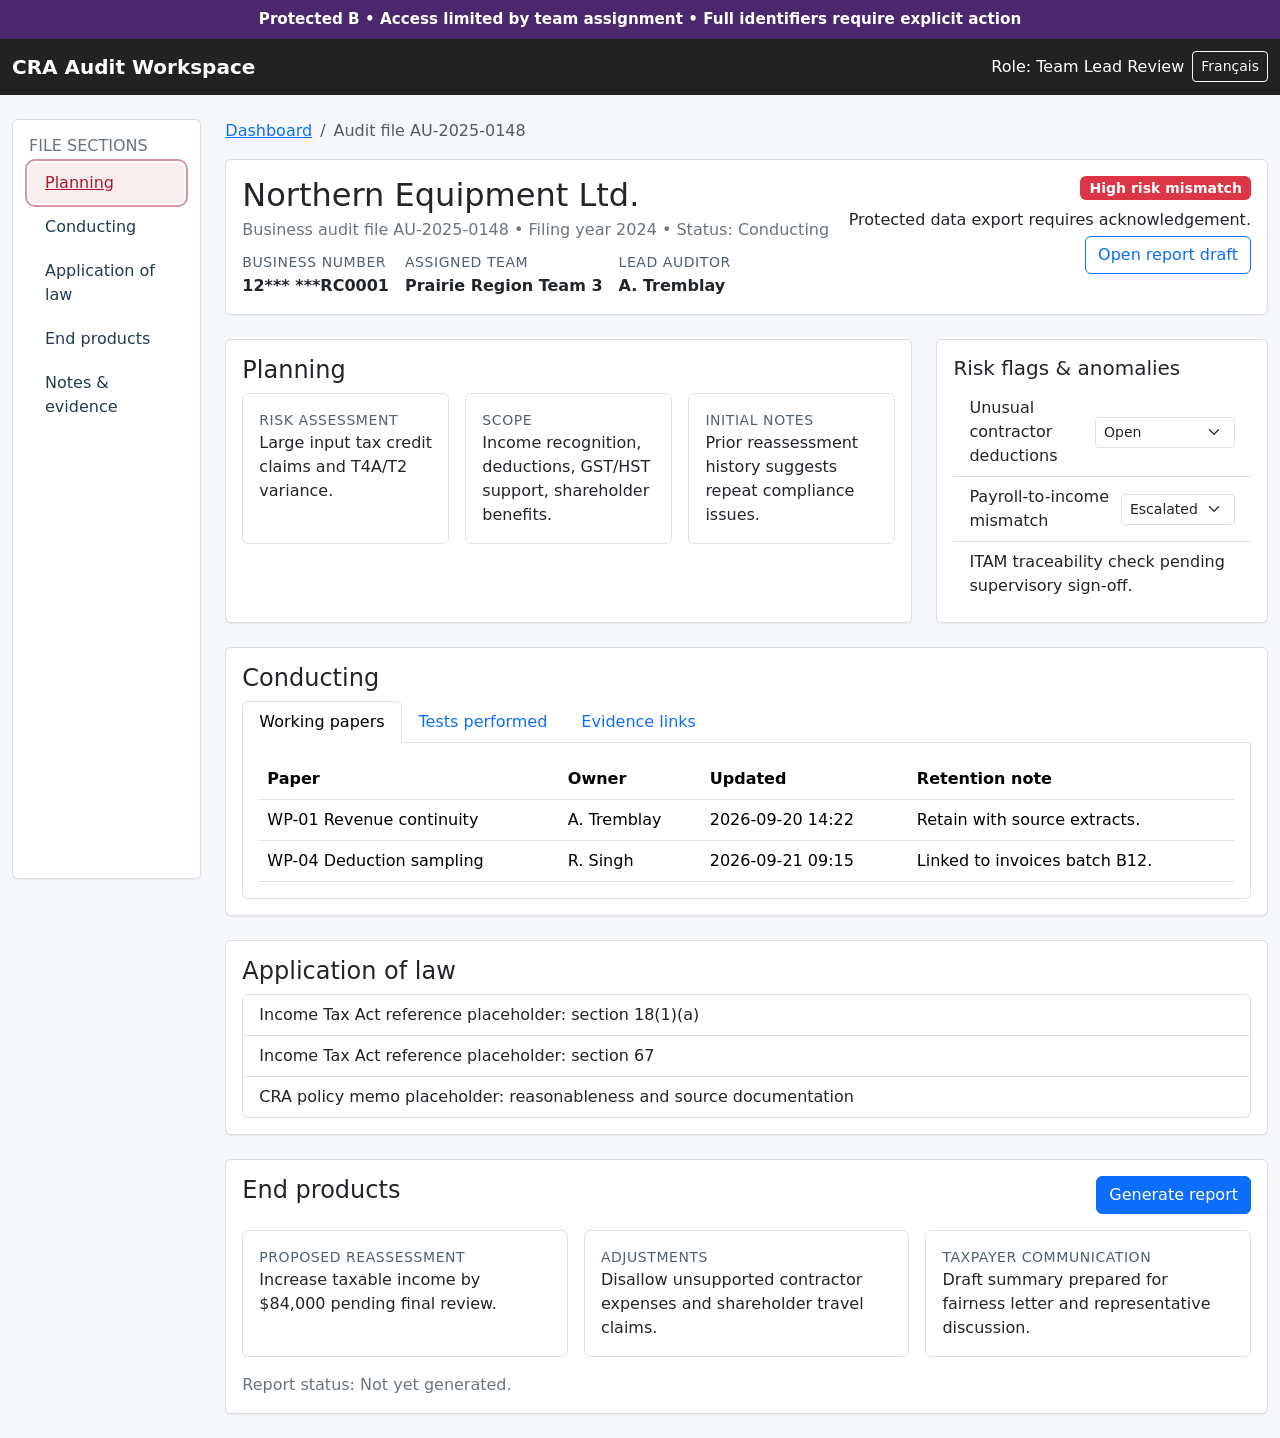
<file: audit-file.html>
<!DOCTYPE html>
<html lang="en">
  <head>
    <meta charset="utf-8">
    <meta name="viewport" content="width=device-width, initial-scale=1">
    <meta http-equiv="Cache-Control" content="no-store, no-cache, must-revalidate">
    <title>CRA Audit File Detail</title>
    <link href="https://cdn.jsdelivr.net/npm/bootstrap@5.3.3/dist/css/bootstrap.min.css" rel="stylesheet" integrity="sha384-QWTKZyjpPEjISv5WaRU9OFeRpok6YctnYmDr5pNlyT2bRjXh0JMhjY6hW+ALEwIH" crossorigin="anonymous">
    <link href="assets/css/styles.css" rel="stylesheet">
  </head>
  <body>
    <a class="skip-link btn btn-light" href="#main-content">Skip to main content</a>
    <div class="protected-banner py-2 text-center fw-semibold">Protected B • Access limited by team assignment • Full identifiers require explicit action</div>
    <header>
      <nav class="navbar navbar-expand-lg app-navbar no-print" aria-label="Top navigation">
        <div class="container-fluid">
          <a class="navbar-brand fw-semibold" href="index.html">CRA Audit Workspace</a>
          <div class="d-flex align-items-center gap-2">
            <span class="navbar-text">Role: Team Lead Review</span>
            <button class="btn btn-outline-light btn-sm" id="localeToggle" type="button">Français</button>
          </div>
        </div>
      </nav>
    </header>

    <div class="container-fluid py-4">
      <div class="row g-4">
        <aside class="col-lg-2 sidebar-shell no-print">
          <nav class="card content-card sidebar-nav p-3" aria-label="Audit file sections">
            <h2 class="h6 text-uppercase text-secondary">File sections</h2>
            <ul class="nav nav-pills flex-column gap-1">
              <li class="nav-item"><a class="nav-link active" href="#planning">Planning</a></li>
              <li class="nav-item"><a class="nav-link" href="#conducting">Conducting</a></li>
              <li class="nav-item"><a class="nav-link" href="#law">Application of law</a></li>
              <li class="nav-item"><a class="nav-link" href="#end-products">End products</a></li>
              <li class="nav-item"><a class="nav-link" href="notes-evidence.html">Notes & evidence</a></li>
            </ul>
          </nav>
        </aside>

        <main class="col-lg-10" id="main-content">
          <nav aria-label="breadcrumb" class="no-print">
            <ol class="breadcrumb">
              <li class="breadcrumb-item"><a href="index.html">Dashboard</a></li>
              <li class="breadcrumb-item active" aria-current="page">Audit file AU-2025-0148</li>
            </ol>
          </nav>

          <section class="card content-card mb-4">
            <div class="card-body">
              <div class="d-flex flex-wrap justify-content-between gap-3">
                <div>
                  <h1 class="h2 mb-1">Northern Equipment Ltd.</h1>
                  <p class="mb-2 text-secondary">Business audit file AU-2025-0148 • Filing year 2024 • Status: Conducting</p>
                  <div class="d-flex flex-wrap gap-3 align-items-center">
                    <span><span class="data-label">Business number</span><br><strong>12*** ***RC0001</strong></span>
                    <span><span class="data-label">Assigned team</span><br><strong>Prairie Region Team 3</strong></span>
                    <span><span class="data-label">Lead auditor</span><br><strong>A. Tremblay</strong></span>
                  </div>
                </div>
                <div class="text-md-end">
                  <span class="badge text-bg-danger risk-chip mb-2">High risk mismatch</span>
                  <p class="mb-1">Protected data export requires acknowledgement.</p>
                  <a class="btn btn-outline-primary no-print" href="audit-report.html">Open report draft</a>
                </div>
              </div>
            </div>
          </section>

          <div class="row g-4 mb-4">
            <div class="col-xl-8">
              <section class="card content-card h-100" id="planning">
                <div class="card-body">
                  <h2 class="h4">Planning</h2>
                  <div class="row g-3">
                    <div class="col-md-4"><div class="border rounded p-3 h-100"><div class="data-label">Risk assessment</div><p class="mb-0">Large input tax credit claims and T4A/T2 variance.</p></div></div>
                    <div class="col-md-4"><div class="border rounded p-3 h-100"><div class="data-label">Scope</div><p class="mb-0">Income recognition, deductions, GST/HST support, shareholder benefits.</p></div></div>
                    <div class="col-md-4"><div class="border rounded p-3 h-100"><div class="data-label">Initial notes</div><p class="mb-0">Prior reassessment history suggests repeat compliance issues.</p></div></div>
                  </div>
                </div>
              </section>
            </div>
            <div class="col-xl-4">
              <section class="card content-card h-100">
                <div class="card-body">
                  <h2 class="h5">Risk flags & anomalies</h2>
                  <ul class="list-group list-group-flush">
                    <li class="list-group-item d-flex justify-content-between align-items-center">
                      Unusual contractor deductions
                      <select class="form-select form-select-sm w-auto" data-flag-select="contractor-deduction">
                        <option selected>Open</option>
                        <option>Under review</option>
                        <option>Resolved</option>
                      </select>
                    </li>
                    <li class="list-group-item d-flex justify-content-between align-items-center">
                      Payroll-to-income mismatch
                      <select class="form-select form-select-sm w-auto" data-flag-select="payroll-income">
                        <option>Open</option>
                        <option selected>Escalated</option>
                        <option>Resolved</option>
                      </select>
                    </li>
                    <li class="list-group-item">ITAM traceability check pending supervisory sign-off.</li>
                  </ul>
                </div>
              </section>
            </div>
          </div>

          <section class="card content-card mb-4" id="conducting">
            <div class="card-body">
              <h2 class="h4">Conducting</h2>
              <ul class="nav nav-tabs no-print" id="conductTabs" role="tablist">
                <li class="nav-item" role="presentation"><button class="nav-link active" id="working-papers-tab" data-bs-toggle="tab" data-bs-target="#working-papers" type="button" role="tab" aria-controls="working-papers" aria-selected="true">Working papers</button></li>
                <li class="nav-item" role="presentation"><button class="nav-link" id="tests-performed-tab" data-bs-toggle="tab" data-bs-target="#tests-performed" type="button" role="tab" aria-controls="tests-performed" aria-selected="false">Tests performed</button></li>
                <li class="nav-item" role="presentation"><button class="nav-link" id="evidence-links-tab" data-bs-toggle="tab" data-bs-target="#evidence-links" type="button" role="tab" aria-controls="evidence-links" aria-selected="false">Evidence links</button></li>
              </ul>
              <div class="tab-content border border-top-0 rounded-bottom p-3" id="conductTabContent">
                <div class="tab-pane fade show active" id="working-papers" role="tabpanel" aria-labelledby="working-papers-tab" tabindex="0">
                  <table class="table align-middle mb-0">
                    <thead><tr><th>Paper</th><th>Owner</th><th>Updated</th><th>Retention note</th></tr></thead>
                    <tbody>
                      <tr><td>WP-01 Revenue continuity</td><td>A. Tremblay</td><td>2026-09-20 14:22</td><td>Retain with source extracts.</td></tr>
                      <tr><td>WP-04 Deduction sampling</td><td>R. Singh</td><td>2026-09-21 09:15</td><td>Linked to invoices batch B12.</td></tr>
                    </tbody>
                  </table>
                </div>
                <div class="tab-pane fade" id="tests-performed" role="tabpanel" aria-labelledby="tests-performed-tab" tabindex="0">
                  <ul class="mb-0">
                    <li>Reconciled general ledger sales to T2 schedule reporting.</li>
                    <li>Sampled 25 contractor invoices for business-purpose support and GST/HST validity.</li>
                    <li>Compared T4A slips, payroll remittances, and reported expenses for mismatch signals.</li>
                  </ul>
                </div>
                <div class="tab-pane fade" id="evidence-links" role="tabpanel" aria-labelledby="evidence-links-tab" tabindex="0">
                  <div class="d-flex flex-column gap-2">
                    <a href="notes-evidence.html" class="btn btn-outline-secondary text-start">Invoice batch B12</a>
                    <a href="notes-evidence.html" class="btn btn-outline-secondary text-start">Bank statement extraction Q3</a>
                    <a href="notes-evidence.html" class="btn btn-outline-secondary text-start">Payroll variance workbook</a>
                  </div>
                </div>
              </div>
            </div>
          </section>

          <section class="card content-card mb-4" id="law">
            <div class="card-body">
              <h2 class="h4">Application of law</h2>
              <div class="list-group">
                <a href="#" class="list-group-item list-group-item-action">Income Tax Act reference placeholder: section 18(1)(a)</a>
                <a href="#" class="list-group-item list-group-item-action">Income Tax Act reference placeholder: section 67</a>
                <a href="#" class="list-group-item list-group-item-action">CRA policy memo placeholder: reasonableness and source documentation</a>
              </div>
            </div>
          </section>

          <section class="card content-card" id="end-products">
            <div class="card-body">
              <div class="d-flex flex-wrap justify-content-between gap-3 mb-3">
                <h2 class="h4 mb-0">End products</h2>
                <button class="btn btn-primary no-print" type="button" data-bs-toggle="modal" data-bs-target="#exportWarningModal">Generate report</button>
              </div>
              <div class="row g-3">
                <div class="col-md-4"><div class="border rounded p-3 h-100"><div class="data-label">Proposed reassessment</div><p class="mb-0">Increase taxable income by $84,000 pending final review.</p></div></div>
                <div class="col-md-4"><div class="border rounded p-3 h-100"><div class="data-label">Adjustments</div><p class="mb-0">Disallow unsupported contractor expenses and shareholder travel claims.</p></div></div>
                <div class="col-md-4"><div class="border rounded p-3 h-100"><div class="data-label">Taxpayer communication</div><p class="mb-0">Draft summary prepared for fairness letter and representative discussion.</p></div></div>
              </div>
              <p class="mt-3 mb-0 text-secondary" id="audit-file-report-status" data-report-status role="status" aria-live="polite">Report status: Not yet generated.</p>
            </div>
          </section>
        </main>
      </div>
    </div>

    <div class="modal fade" id="exportWarningModal" tabindex="-1" aria-labelledby="exportWarningModalLabel" aria-hidden="true">
      <div class="modal-dialog modal-dialog-centered">
        <div class="modal-content">
          <div class="modal-header">
            <h2 class="modal-title fs-5" id="exportWarningModalLabel">Export warning</h2>
            <button type="button" class="btn-close" data-bs-dismiss="modal" aria-label="Close"></button>
          </div>
          <div class="modal-body">
            Exported reports may contain Protected B information. Confirm that the output destination and retention controls meet CRA policy before continuing.
          </div>
          <div class="modal-footer">
            <button type="button" class="btn btn-outline-secondary" data-bs-dismiss="modal">Cancel</button>
            <button type="button" class="btn btn-primary" data-generate-report="AU-2025-0148" data-status-target="audit-file-report-status" data-bs-dismiss="modal">Acknowledge and continue</button>
          </div>
        </div>
      </div>
    </div>

    <script src="https://cdn.jsdelivr.net/npm/bootstrap@5.3.3/dist/js/bootstrap.bundle.min.js" integrity="sha384-YvpcrYf0tY3lHB60NNkmXc5s9fDVZLESaAA55NDzOxhy9GkcIdslK1eN7N6jIeHz" crossorigin="anonymous"></script>
    <script src="assets/js/app.js"></script>
  </body>
</html>
</file>
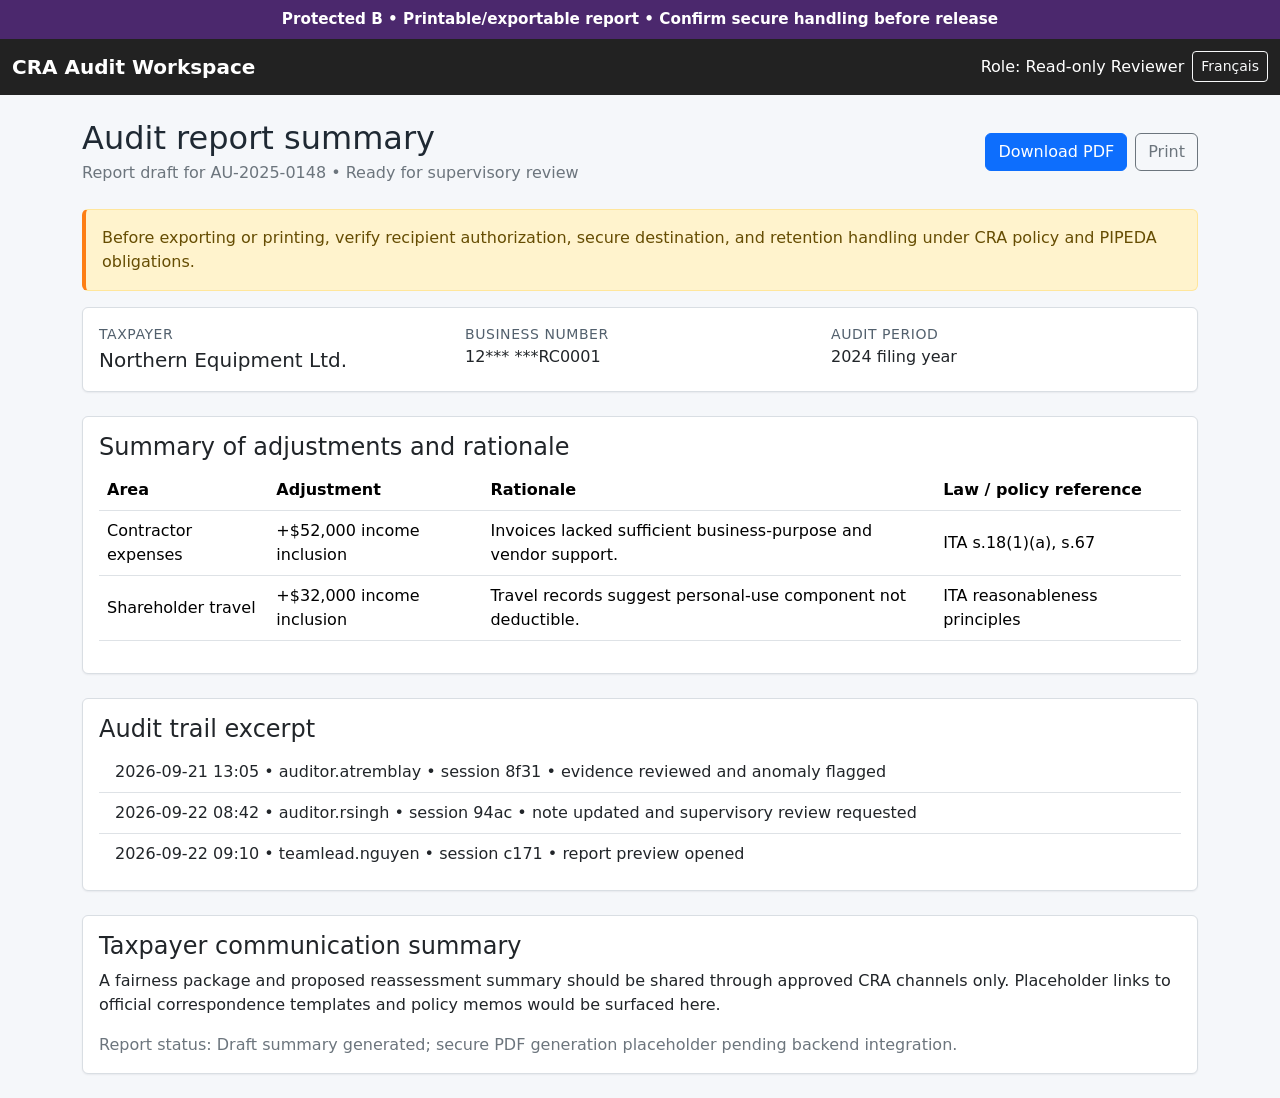
<file: audit-report.html>
<!DOCTYPE html>
<html lang="en">
  <head>
    <meta charset="utf-8">
    <meta name="viewport" content="width=device-width, initial-scale=1">
    <meta http-equiv="Cache-Control" content="no-store, no-cache, must-revalidate">
    <title>CRA Printable Audit Report</title>
    <link href="https://cdn.jsdelivr.net/npm/bootstrap@5.3.3/dist/css/bootstrap.min.css" rel="stylesheet" integrity="sha384-QWTKZyjpPEjISv5WaRU9OFeRpok6YctnYmDr5pNlyT2bRjXh0JMhjY6hW+ALEwIH" crossorigin="anonymous">
    <link href="assets/css/styles.css" rel="stylesheet">
  </head>
  <body>
    <a class="skip-link btn btn-light" href="#main-content">Skip to main content</a>
    <div class="protected-banner py-2 text-center fw-semibold">Protected B • Printable/exportable report • Confirm secure handling before release</div>
    <header>
      <nav class="navbar navbar-expand-lg app-navbar no-print" aria-label="Top navigation">
        <div class="container-fluid">
          <a class="navbar-brand fw-semibold" href="index.html">CRA Audit Workspace</a>
          <div class="d-flex align-items-center gap-2">
            <span class="navbar-text">Role: Read-only Reviewer</span>
            <button class="btn btn-outline-light btn-sm" id="localeToggle" type="button">Français</button>
          </div>
        </div>
      </nav>
    </header>

    <main class="container py-4" id="main-content">
      <div class="d-flex flex-wrap justify-content-between align-items-center gap-3 mb-4 no-print">
        <div>
          <h1 class="h2 mb-1">Audit report summary</h1>
          <p class="mb-0 text-secondary">Report draft for AU-2025-0148 • Ready for supervisory review</p>
        </div>
        <div class="d-flex gap-2">
          <button class="btn btn-primary" type="button" data-generate-report="AU-2025-0148" data-status-target="audit-report-status">Download PDF</button>
          <button class="btn btn-outline-secondary" type="button" data-print-report>Print</button>
        </div>
      </div>

      <div class="alert alert-warning print-warning alert-export no-print" role="alert">
        Before exporting or printing, verify recipient authorization, secure destination, and retention handling under CRA policy and PIPEDA obligations.
      </div>

      <section class="card content-card mb-4">
        <div class="card-body">
          <div class="row g-3">
            <div class="col-md-4"><div class="data-label">Taxpayer</div><div class="fs-5">Northern Equipment Ltd.</div></div>
            <div class="col-md-4"><div class="data-label">Business number</div><div>12*** ***RC0001</div></div>
            <div class="col-md-4"><div class="data-label">Audit period</div><div>2024 filing year</div></div>
          </div>
        </div>
      </section>

      <section class="card content-card mb-4">
        <div class="card-body">
          <h2 class="h4">Summary of adjustments and rationale</h2>
          <div class="table-responsive">
            <table class="table align-middle">
              <thead>
                <tr>
                  <th scope="col">Area</th>
                  <th scope="col">Adjustment</th>
                  <th scope="col">Rationale</th>
                  <th scope="col">Law / policy reference</th>
                </tr>
              </thead>
              <tbody>
                <tr>
                  <td>Contractor expenses</td>
                  <td>+$52,000 income inclusion</td>
                  <td>Invoices lacked sufficient business-purpose and vendor support.</td>
                  <td>ITA s.18(1)(a), s.67</td>
                </tr>
                <tr>
                  <td>Shareholder travel</td>
                  <td>+$32,000 income inclusion</td>
                  <td>Travel records suggest personal-use component not deductible.</td>
                  <td>ITA reasonableness principles</td>
                </tr>
              </tbody>
            </table>
          </div>
        </div>
      </section>

      <section class="card content-card mb-4">
        <div class="card-body">
          <h2 class="h4">Audit trail excerpt</h2>
          <ul class="list-group list-group-flush">
            <li class="list-group-item">2026-09-21 13:05 • auditor.atremblay • session 8f31 • evidence reviewed and anomaly flagged</li>
            <li class="list-group-item">2026-09-22 08:42 • auditor.rsingh • session 94ac • note updated and supervisory review requested</li>
            <li class="list-group-item">2026-09-22 09:10 • teamlead.nguyen • session c171 • report preview opened</li>
          </ul>
        </div>
      </section>

      <section class="card content-card">
        <div class="card-body">
          <h2 class="h4">Taxpayer communication summary</h2>
          <p class="mb-3">A fairness package and proposed reassessment summary should be shared through approved CRA channels only. Placeholder links to official correspondence templates and policy memos would be surfaced here.</p>
          <p class="mb-0 text-secondary" id="audit-report-status" data-report-status role="status" aria-live="polite">Report status: Draft summary generated; secure PDF generation placeholder pending backend integration.</p>
        </div>
      </section>
    </main>

    <script src="https://cdn.jsdelivr.net/npm/bootstrap@5.3.3/dist/js/bootstrap.bundle.min.js" integrity="sha384-YvpcrYf0tY3lHB60NNkmXc5s9fDVZLESaAA55NDzOxhy9GkcIdslK1eN7N6jIeHz" crossorigin="anonymous"></script>
    <script src="assets/js/app.js"></script>
  </body>
</html>
</file>
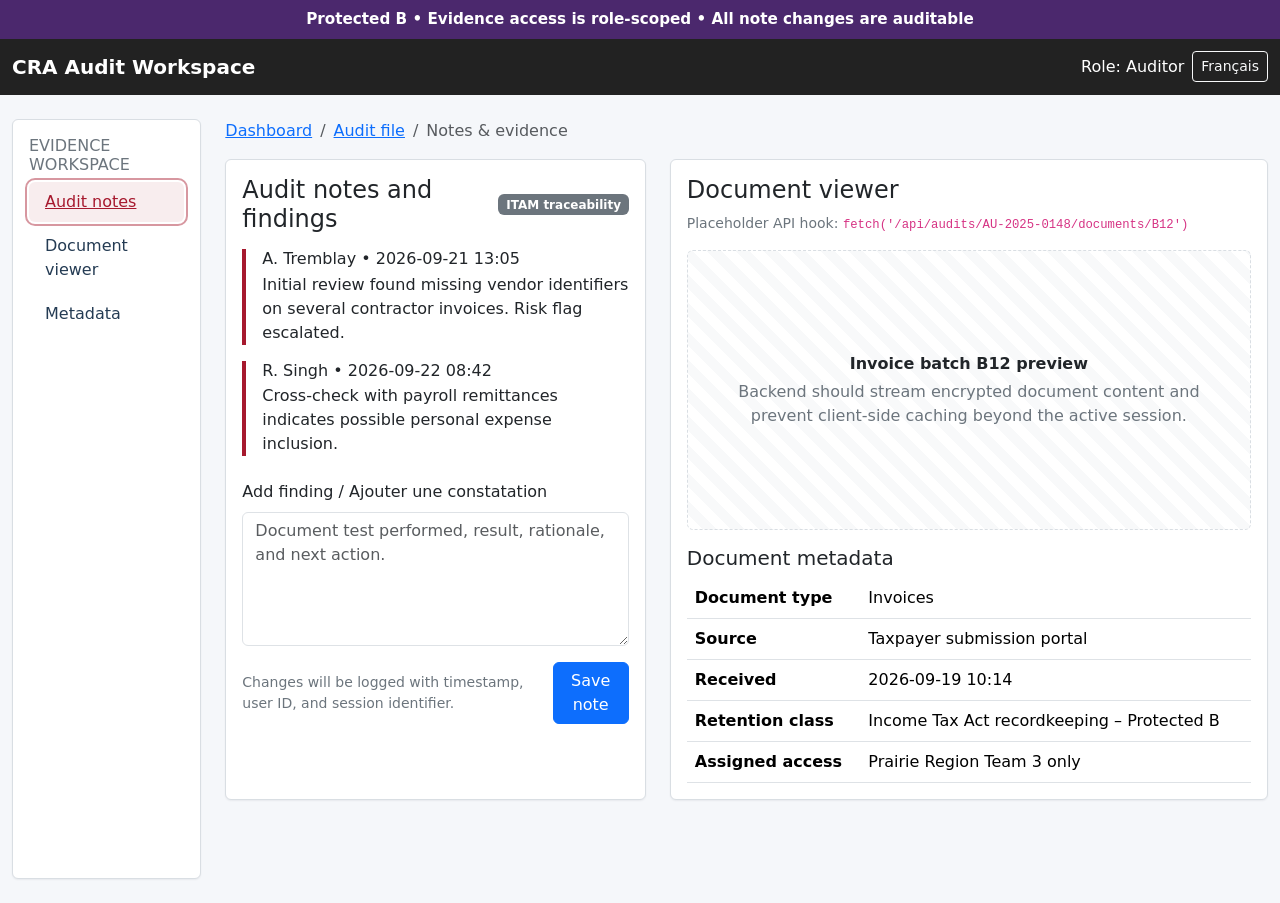
<file: notes-evidence.html>
<!DOCTYPE html>
<html lang="en">
  <head>
    <meta charset="utf-8">
    <meta name="viewport" content="width=device-width, initial-scale=1">
    <meta http-equiv="Cache-Control" content="no-store, no-cache, must-revalidate">
    <title>CRA Notes and Evidence Viewer</title>
    <link href="https://cdn.jsdelivr.net/npm/bootstrap@5.3.3/dist/css/bootstrap.min.css" rel="stylesheet" integrity="sha384-QWTKZyjpPEjISv5WaRU9OFeRpok6YctnYmDr5pNlyT2bRjXh0JMhjY6hW+ALEwIH" crossorigin="anonymous">
    <link href="assets/css/styles.css" rel="stylesheet">
  </head>
  <body>
    <a class="skip-link btn btn-light" href="#main-content">Skip to main content</a>
    <div class="protected-banner py-2 text-center fw-semibold">Protected B • Evidence access is role-scoped • All note changes are auditable</div>
    <header>
      <nav class="navbar navbar-expand-lg app-navbar no-print" aria-label="Top navigation">
        <div class="container-fluid">
          <a class="navbar-brand fw-semibold" href="index.html">CRA Audit Workspace</a>
          <div class="d-flex align-items-center gap-2">
            <span class="navbar-text">Role: Auditor</span>
            <button class="btn btn-outline-light btn-sm" id="localeToggle" type="button">Français</button>
          </div>
        </div>
      </nav>
    </header>

    <div class="container-fluid py-4">
      <div class="row g-4">
        <aside class="col-lg-2 sidebar-shell no-print">
          <nav class="card content-card sidebar-nav p-3" aria-label="Evidence sections">
            <h2 class="h6 text-uppercase text-secondary">Evidence workspace</h2>
            <ul class="nav nav-pills flex-column gap-1">
              <li class="nav-item"><a class="nav-link active" href="#notes">Audit notes</a></li>
              <li class="nav-item"><a class="nav-link" href="#viewer">Document viewer</a></li>
              <li class="nav-item"><a class="nav-link" href="#metadata">Metadata</a></li>
            </ul>
          </nav>
        </aside>

        <main class="col-lg-10" id="main-content">
          <nav aria-label="breadcrumb" class="no-print">
            <ol class="breadcrumb">
              <li class="breadcrumb-item"><a href="index.html">Dashboard</a></li>
              <li class="breadcrumb-item"><a href="audit-file.html">Audit file</a></li>
              <li class="breadcrumb-item active" aria-current="page">Notes & evidence</li>
            </ol>
          </nav>

          <div class="row g-4">
            <section class="col-xl-5" id="notes">
              <div class="card content-card h-100">
                <div class="card-body">
                  <div class="d-flex justify-content-between align-items-center mb-3">
                    <h1 class="h4 mb-0">Audit notes and findings</h1>
                    <span class="badge text-bg-secondary">ITAM traceability</span>
                  </div>
                  <div class="d-flex flex-column gap-3 mb-4">
                    <article class="audit-note ps-3">
                      <h2 class="h6 mb-1">A. Tremblay • 2026-09-21 13:05</h2>
                      <p class="mb-0">Initial review found missing vendor identifiers on several contractor invoices. Risk flag escalated.</p>
                    </article>
                    <article class="audit-note ps-3">
                      <h2 class="h6 mb-1">R. Singh • 2026-09-22 08:42</h2>
                      <p class="mb-0">Cross-check with payroll remittances indicates possible personal expense inclusion.</p>
                    </article>
                  </div>
                  <form data-note-form="finding-note-1" class="no-print">
                    <label class="form-label" for="newFinding">Add finding / Ajouter une constatation</label>
                    <textarea class="form-control" id="newFinding" rows="5" placeholder="Document test performed, result, rationale, and next action."></textarea>
                    <div class="d-flex justify-content-between align-items-center mt-3">
                      <span class="text-secondary small" data-note-status role="status" aria-live="polite">Changes will be logged with timestamp, user ID, and session identifier.</span>
                      <button class="btn btn-primary" type="submit">Save note</button>
                    </div>
                  </form>
                </div>
              </div>
            </section>

            <section class="col-xl-7" id="viewer">
              <div class="card content-card h-100">
                <div class="card-body">
                  <div class="d-flex justify-content-between align-items-center flex-wrap gap-2 mb-3">
                    <h2 class="h4 mb-0">Document viewer</h2>
                    <span class="small text-secondary">Placeholder API hook: <code>fetch('/api/audits/AU-2025-0148/documents/B12')</code></span>
                  </div>
                  <div class="evidence-preview rounded d-flex align-items-center justify-content-center text-center p-4 mb-3">
                    <div>
                      <p class="fw-semibold mb-1">Invoice batch B12 preview</p>
                      <p class="mb-0 text-secondary">Backend should stream encrypted document content and prevent client-side caching beyond the active session.</p>
                    </div>
                  </div>
                  <section id="metadata">
                    <h3 class="h5">Document metadata</h3>
                    <div class="table-responsive">
                      <table class="table align-middle mb-0">
                        <tbody>
                          <tr><th scope="row">Document type</th><td>Invoices</td></tr>
                          <tr><th scope="row">Source</th><td>Taxpayer submission portal</td></tr>
                          <tr><th scope="row">Received</th><td>2026-09-19 10:14</td></tr>
                          <tr><th scope="row">Retention class</th><td>Income Tax Act recordkeeping – Protected B</td></tr>
                          <tr><th scope="row">Assigned access</th><td>Prairie Region Team 3 only</td></tr>
                        </tbody>
                      </table>
                    </div>
                  </section>
                </div>
              </div>
            </section>
          </div>
        </main>
      </div>
    </div>

    <script src="https://cdn.jsdelivr.net/npm/bootstrap@5.3.3/dist/js/bootstrap.bundle.min.js" integrity="sha384-YvpcrYf0tY3lHB60NNkmXc5s9fDVZLESaAA55NDzOxhy9GkcIdslK1eN7N6jIeHz" crossorigin="anonymous"></script>
    <script src="assets/js/app.js"></script>
  </body>
</html>
</file>
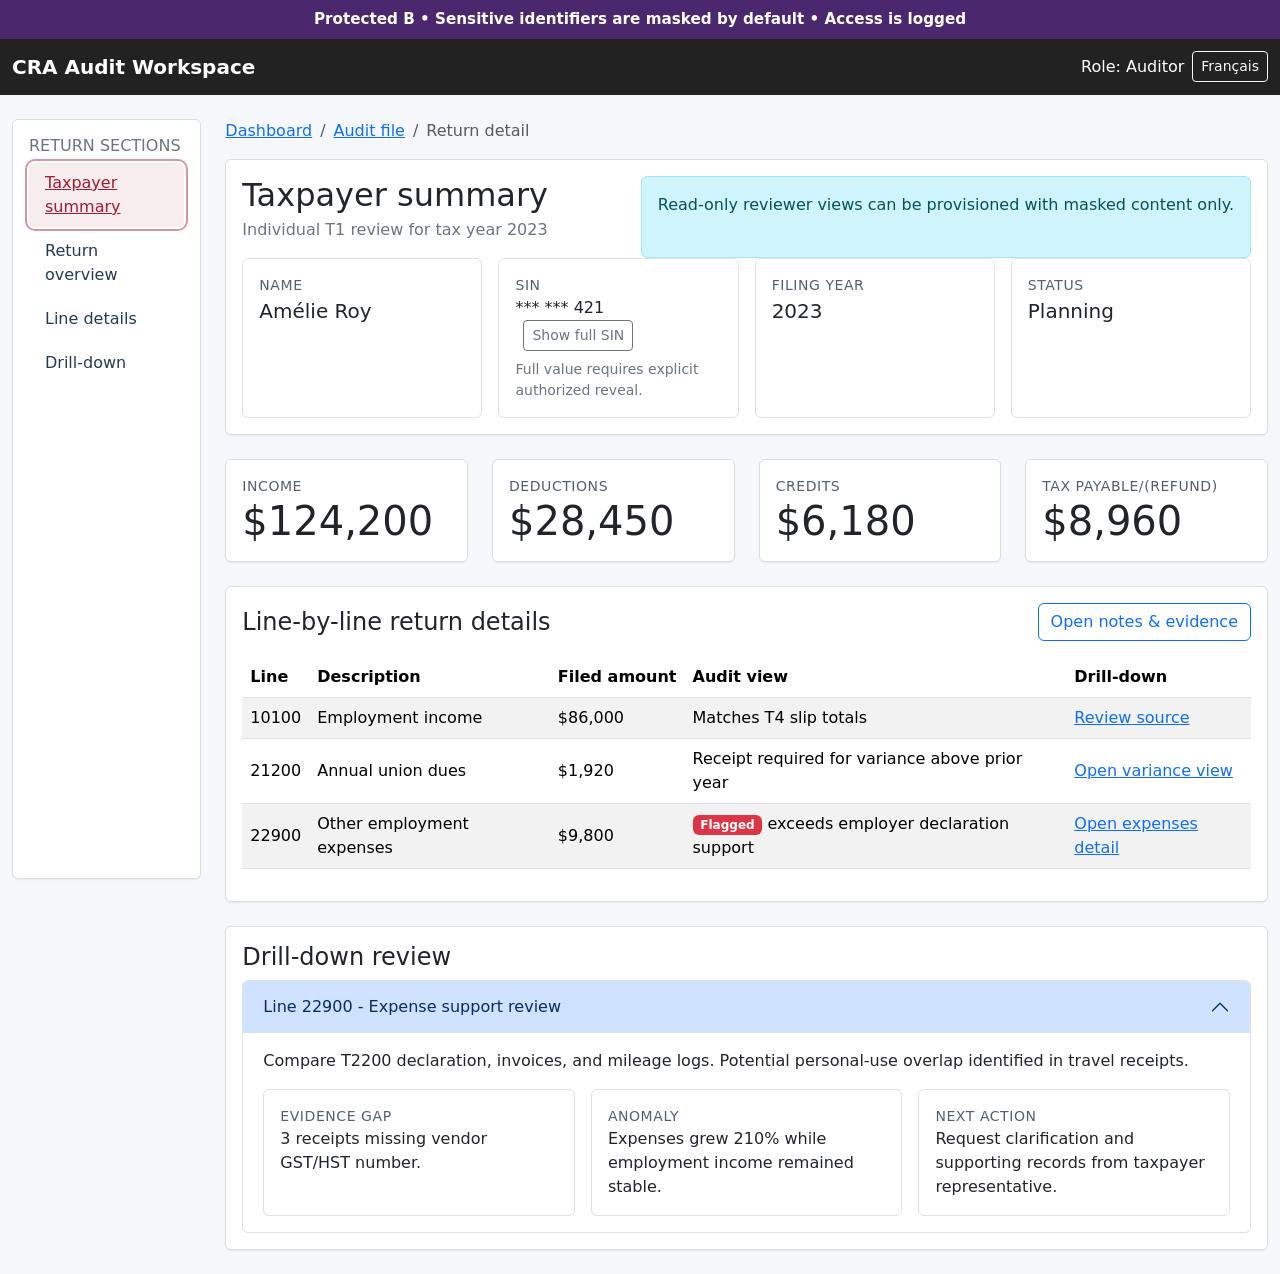
<file: tax-return.html>
<!DOCTYPE html>
<html lang="en">
  <head>
    <meta charset="utf-8">
    <meta name="viewport" content="width=device-width, initial-scale=1">
    <meta http-equiv="Cache-Control" content="no-store, no-cache, must-revalidate">
    <title>CRA Tax Return Detail</title>
    <link href="https://cdn.jsdelivr.net/npm/bootstrap@5.3.3/dist/css/bootstrap.min.css" rel="stylesheet" integrity="sha384-QWTKZyjpPEjISv5WaRU9OFeRpok6YctnYmDr5pNlyT2bRjXh0JMhjY6hW+ALEwIH" crossorigin="anonymous">
    <link href="assets/css/styles.css" rel="stylesheet">
  </head>
  <body>
    <a class="skip-link btn btn-light" href="#main-content">Skip to main content</a>
    <div class="protected-banner py-2 text-center fw-semibold">Protected B • Sensitive identifiers are masked by default • Access is logged</div>
    <header>
      <nav class="navbar navbar-expand-lg app-navbar no-print" aria-label="Top navigation">
        <div class="container-fluid">
          <a class="navbar-brand fw-semibold" href="index.html">CRA Audit Workspace</a>
          <div class="d-flex align-items-center gap-2">
            <span class="navbar-text">Role: Auditor</span>
            <button class="btn btn-outline-light btn-sm" id="localeToggle" type="button">Français</button>
          </div>
        </div>
      </nav>
    </header>

    <div class="container-fluid py-4">
      <div class="row g-4">
        <aside class="col-lg-2 sidebar-shell no-print">
          <nav class="card content-card sidebar-nav p-3" aria-label="Tax return sections">
            <h2 class="h6 text-uppercase text-secondary">Return sections</h2>
            <ul class="nav nav-pills flex-column gap-1">
              <li class="nav-item"><a class="nav-link active" href="#summary">Taxpayer summary</a></li>
              <li class="nav-item"><a class="nav-link" href="#overview">Return overview</a></li>
              <li class="nav-item"><a class="nav-link" href="#line-details">Line details</a></li>
              <li class="nav-item"><a class="nav-link" href="#drill-down">Drill-down</a></li>
            </ul>
          </nav>
        </aside>

        <main class="col-lg-10" id="main-content">
          <nav aria-label="breadcrumb" class="no-print">
            <ol class="breadcrumb">
              <li class="breadcrumb-item"><a href="index.html">Dashboard</a></li>
              <li class="breadcrumb-item"><a href="audit-file.html">Audit file</a></li>
              <li class="breadcrumb-item active" aria-current="page">Return detail</li>
            </ol>
          </nav>

          <section class="card content-card mb-4" id="summary">
            <div class="card-body">
              <div class="d-flex flex-wrap justify-content-between gap-3">
                <div>
                  <h1 class="h2 mb-1">Taxpayer summary</h1>
                  <p class="mb-3 text-secondary">Individual T1 review for tax year 2023</p>
                </div>
                <div class="alert alert-info mb-0 no-print" role="status">Read-only reviewer views can be provisioned with masked content only.</div>
              </div>
              <div class="row g-3">
                <div class="col-md-3"><div class="border rounded p-3 h-100"><div class="data-label">Name</div><div class="fs-5">Amélie Roy</div></div></div>
                <div class="col-md-3"><div class="border rounded p-3 h-100"><div class="data-label">SIN</div><div>*** *** 421 <button class="btn btn-sm btn-outline-secondary ms-2 no-print" type="button" data-mask-toggle="sin-full" data-status-target="sin-status" data-sensitive-endpoint="/api/taxpayers/amelie-roy/sin?view=full" data-show-label="Show full SIN" data-hide-label="Hide full SIN" aria-pressed="false">Show full SIN</button></div><div id="sin-full" class="sensitive-value mt-2" hidden></div><div id="sin-status" class="small text-secondary mt-2" role="status" aria-live="polite">Full value requires explicit authorized reveal.</div></div></div>
                <div class="col-md-3"><div class="border rounded p-3 h-100"><div class="data-label">Filing year</div><div class="fs-5">2023</div></div></div>
                <div class="col-md-3"><div class="border rounded p-3 h-100"><div class="data-label">Status</div><div class="fs-5">Planning</div></div></div>
              </div>
            </div>
          </section>

          <section class="row g-4 mb-4" id="overview">
            <div class="col-md-3"><div class="card content-card h-100"><div class="card-body"><div class="data-label">Income</div><div class="display-6">$124,200</div></div></div></div>
            <div class="col-md-3"><div class="card content-card h-100"><div class="card-body"><div class="data-label">Deductions</div><div class="display-6">$28,450</div></div></div></div>
            <div class="col-md-3"><div class="card content-card h-100"><div class="card-body"><div class="data-label">Credits</div><div class="display-6">$6,180</div></div></div></div>
            <div class="col-md-3"><div class="card content-card h-100"><div class="card-body"><div class="data-label">Tax payable/(refund)</div><div class="display-6">$8,960</div></div></div></div>
          </section>

          <section class="card content-card mb-4" id="line-details">
            <div class="card-body">
              <div class="d-flex justify-content-between align-items-center flex-wrap gap-2 mb-3">
                <h2 class="h4 mb-0">Line-by-line return details</h2>
                <a href="notes-evidence.html" class="btn btn-outline-primary no-print">Open notes & evidence</a>
              </div>
              <div class="table-responsive">
                <table class="table table-striped align-middle">
                  <thead>
                    <tr>
                      <th scope="col">Line</th>
                      <th scope="col">Description</th>
                      <th scope="col">Filed amount</th>
                      <th scope="col">Audit view</th>
                      <th scope="col">Drill-down</th>
                    </tr>
                  </thead>
                  <tbody>
                    <tr>
                      <td>10100</td>
                      <td>Employment income</td>
                      <td>$86,000</td>
                      <td>Matches T4 slip totals</td>
                      <td><a href="#drill-down">Review source</a></td>
                    </tr>
                    <tr>
                      <td>21200</td>
                      <td>Annual union dues</td>
                      <td>$1,920</td>
                      <td>Receipt required for variance above prior year</td>
                      <td><a href="#drill-down">Open variance view</a></td>
                    </tr>
                    <tr>
                      <td>22900</td>
                      <td>Other employment expenses</td>
                      <td>$9,800</td>
                      <td><span class="badge text-bg-danger">Flagged</span> exceeds employer declaration support</td>
                      <td><a href="#drill-down">Open expenses detail</a></td>
                    </tr>
                  </tbody>
                </table>
              </div>
            </div>
          </section>

          <section class="card content-card" id="drill-down">
            <div class="card-body">
              <h2 class="h4">Drill-down review</h2>
              <div class="accordion" id="lineAccordion">
                <div class="accordion-item">
                  <h3 class="accordion-header" id="headingLine22900">
                    <button class="accordion-button" type="button" data-bs-toggle="collapse" data-bs-target="#collapseLine22900" aria-expanded="true" aria-controls="collapseLine22900">Line 22900 - Expense support review</button>
                  </h3>
                  <div id="collapseLine22900" class="accordion-collapse collapse show" aria-labelledby="headingLine22900" data-bs-parent="#lineAccordion">
                    <div class="accordion-body">
                      <p>Compare T2200 declaration, invoices, and mileage logs. Potential personal-use overlap identified in travel receipts.</p>
                      <div class="row g-3">
                        <div class="col-md-4"><div class="border rounded p-3 h-100"><div class="data-label">Evidence gap</div><p class="mb-0">3 receipts missing vendor GST/HST number.</p></div></div>
                        <div class="col-md-4"><div class="border rounded p-3 h-100"><div class="data-label">Anomaly</div><p class="mb-0">Expenses grew 210% while employment income remained stable.</p></div></div>
                        <div class="col-md-4"><div class="border rounded p-3 h-100"><div class="data-label">Next action</div><p class="mb-0">Request clarification and supporting records from taxpayer representative.</p></div></div>
                      </div>
                    </div>
                  </div>
                </div>
              </div>
            </div>
          </section>
        </main>
      </div>
    </div>

    <script src="https://cdn.jsdelivr.net/npm/bootstrap@5.3.3/dist/js/bootstrap.bundle.min.js" integrity="sha384-YvpcrYf0tY3lHB60NNkmXc5s9fDVZLESaAA55NDzOxhy9GkcIdslK1eN7N6jIeHz" crossorigin="anonymous"></script>
    <script src="assets/js/app.js"></script>
  </body>
</html>
</file>
<file: assets/css/styles.css>
:root {
  --cra-red: #a6192e;
  --cra-dark: #222;
  --cra-border: #d9dee3;
  --cra-bg: #f5f7fa;
  --cra-protected: #4b286d;
}

body {
  background-color: var(--cra-bg);
  color: #1f2933;
}

.skip-link {
  position: absolute;
  left: -999px;
  top: auto;
}

.skip-link:focus {
  left: 1rem;
  top: 1rem;
  z-index: 1100;
}

.protected-banner {
  background: var(--cra-protected);
  color: #fff;
  font-size: 0.95rem;
}

.app-navbar {
  background: var(--cra-dark);
}

.app-navbar .navbar-brand,
.app-navbar .nav-link,
.app-navbar .navbar-text {
  color: #fff;
}

.sidebar-nav {
  min-height: calc(100vh - 140px);
}

.sidebar-nav .nav-link {
  color: #243b53;
  border-radius: 0.375rem;
}

.sidebar-nav .nav-link.active,
.sidebar-nav .nav-link:focus,
.sidebar-nav .nav-link:hover {
  background-color: rgba(166, 25, 46, 0.08);
  color: var(--cra-red);
  outline: 2px solid rgba(166, 25, 46, 0.45);
  outline-offset: 2px;
  text-decoration: underline;
}

.content-card {
  border: 1px solid var(--cra-border);
  box-shadow: 0 1px 2px rgba(15, 23, 42, 0.06);
}

.data-label {
  color: #52606d;
  font-size: 0.875rem;
  text-transform: uppercase;
  letter-spacing: 0.04em;
}

.audit-note {
  border-left: 4px solid var(--cra-red);
}

.evidence-preview {
  min-height: 280px;
  background: repeating-linear-gradient(
    45deg,
    #fff,
    #fff 10px,
    #f8f9fa 10px,
    #f8f9fa 20px
  );
  border: 1px dashed var(--cra-border);
}

.risk-chip {
  font-size: 0.875rem;
}

.table thead th {
  white-space: nowrap;
}

.sensitive-value[hidden] {
  display: none !important;
}

.print-warning {
  border-left: 4px solid #fd7e14;
}

@media print {
  .no-print,
  .sidebar-shell,
  .app-navbar,
  .protected-banner,
  .modal,
  .breadcrumb,
  .alert-export {
    display: none !important;
  }

  body {
    background: #fff;
  }

  .card,
  .content-card {
    border: 1px solid #adb5bd;
    box-shadow: none;
  }
}
</file>
